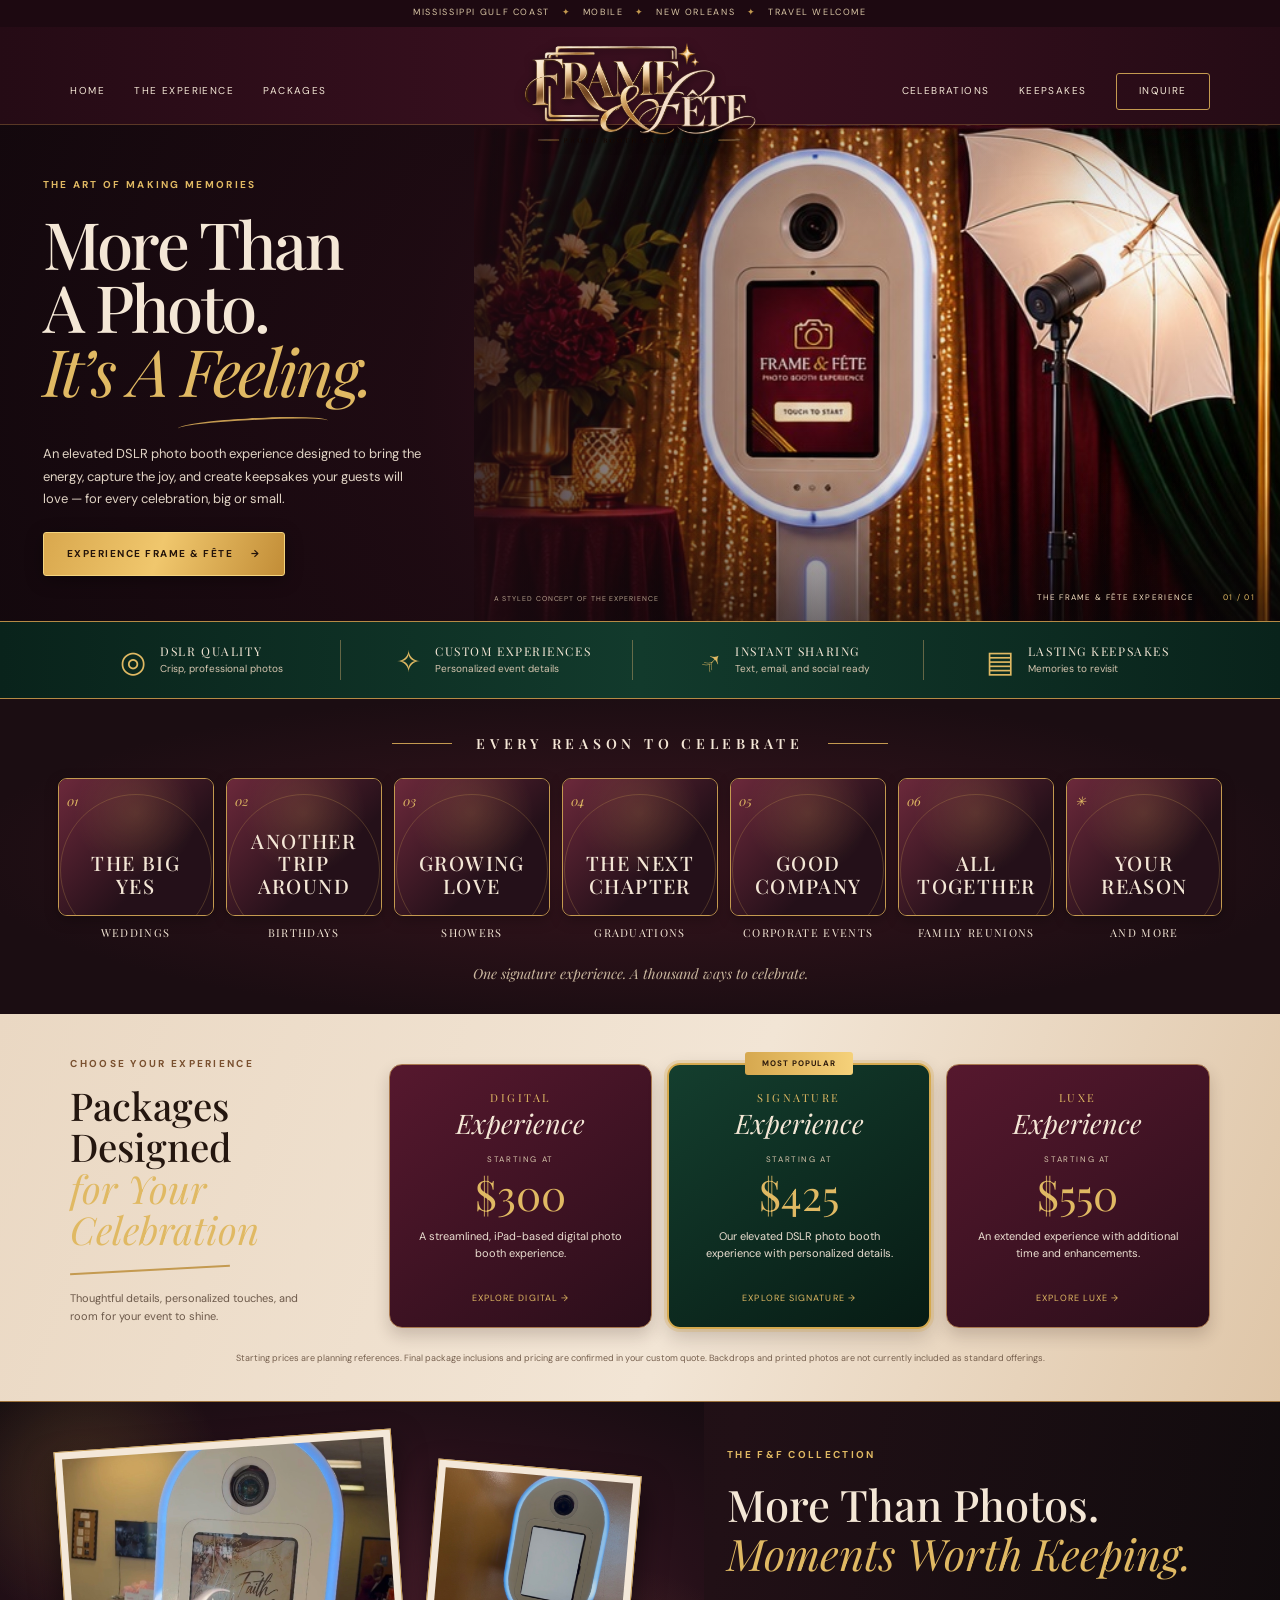
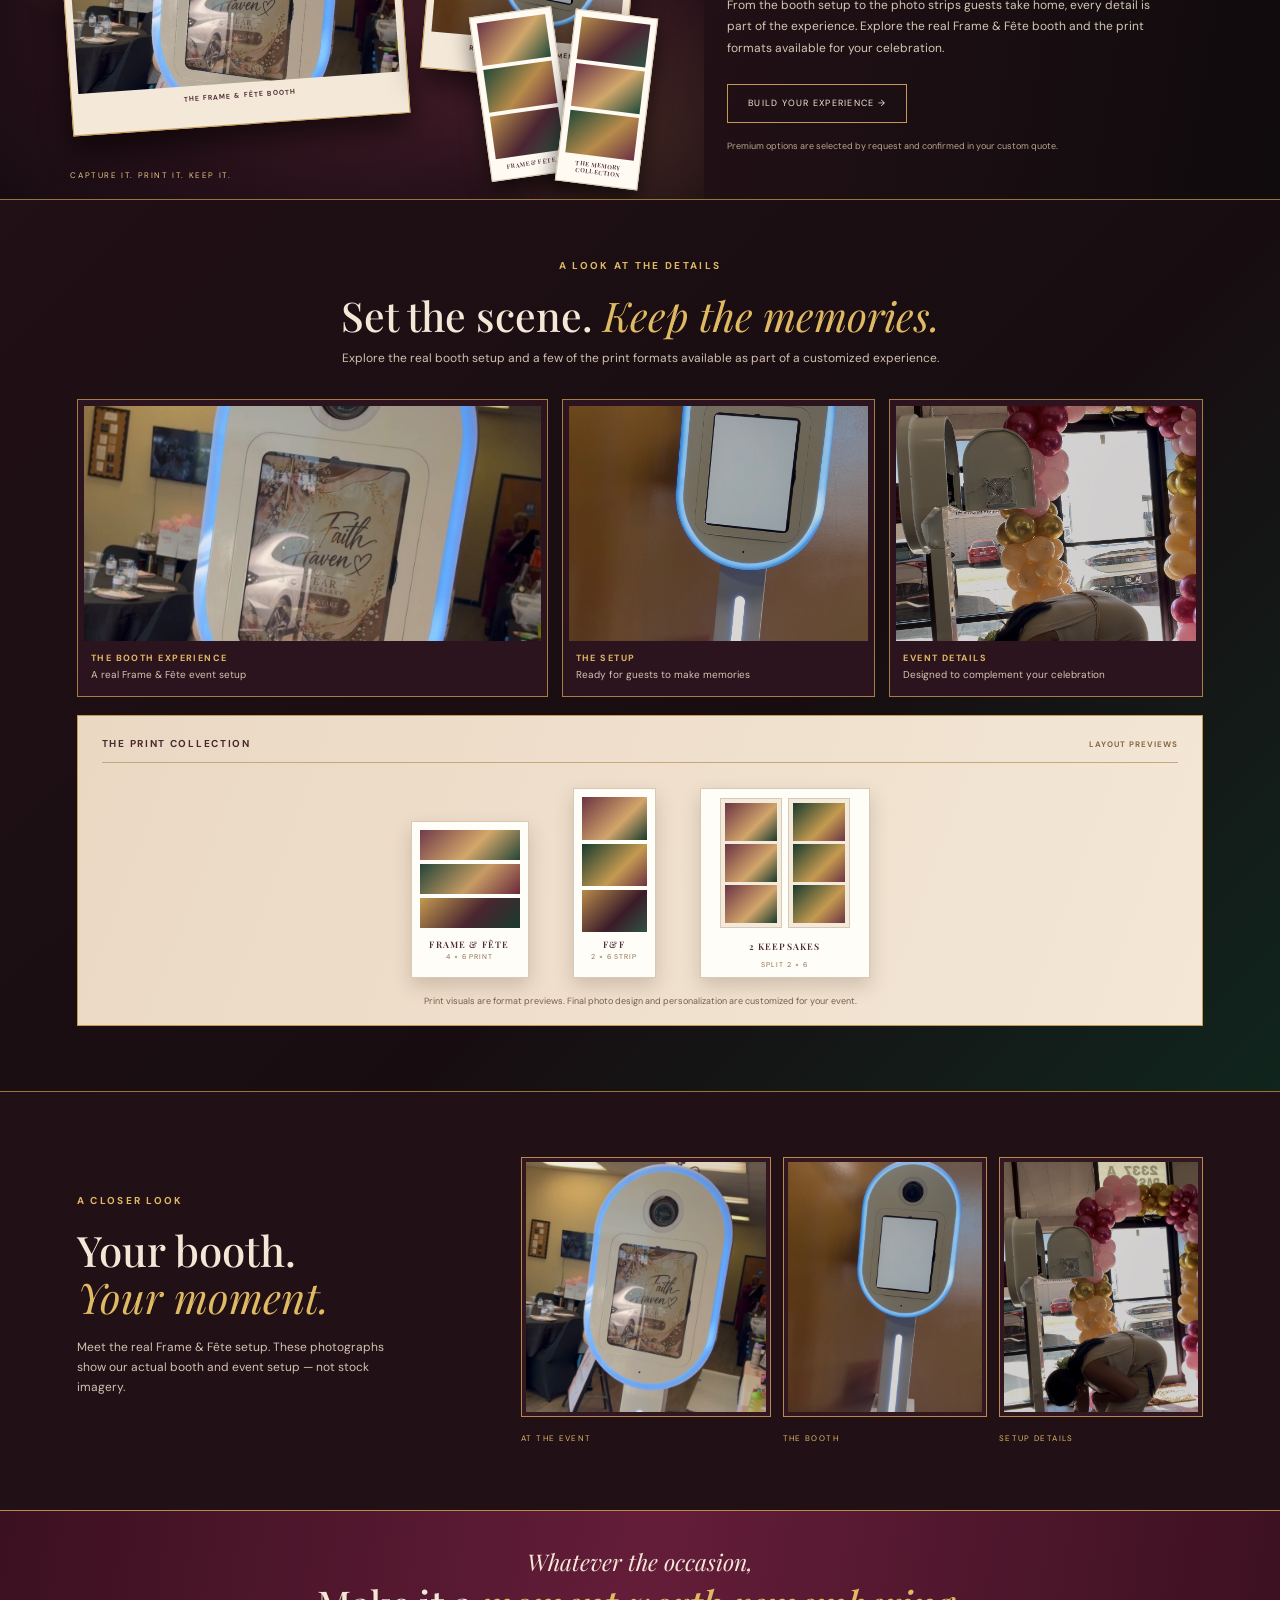
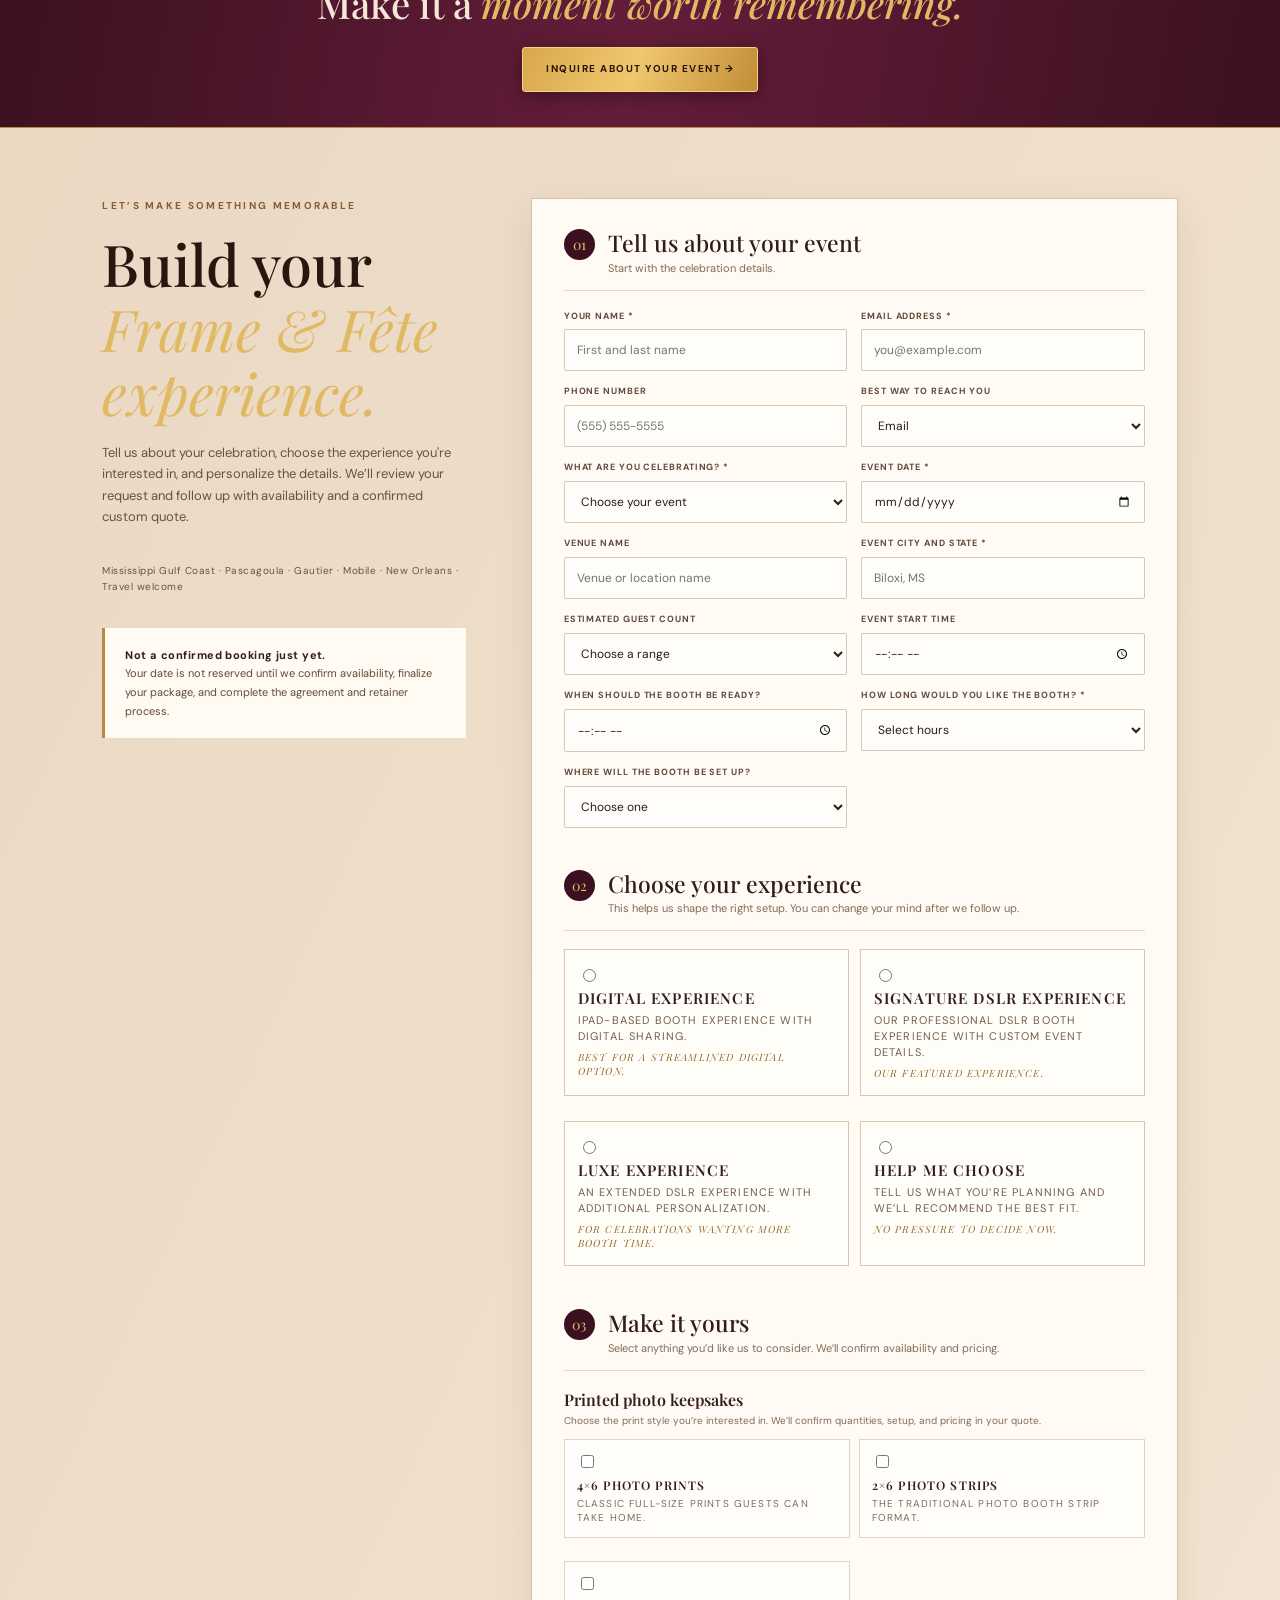
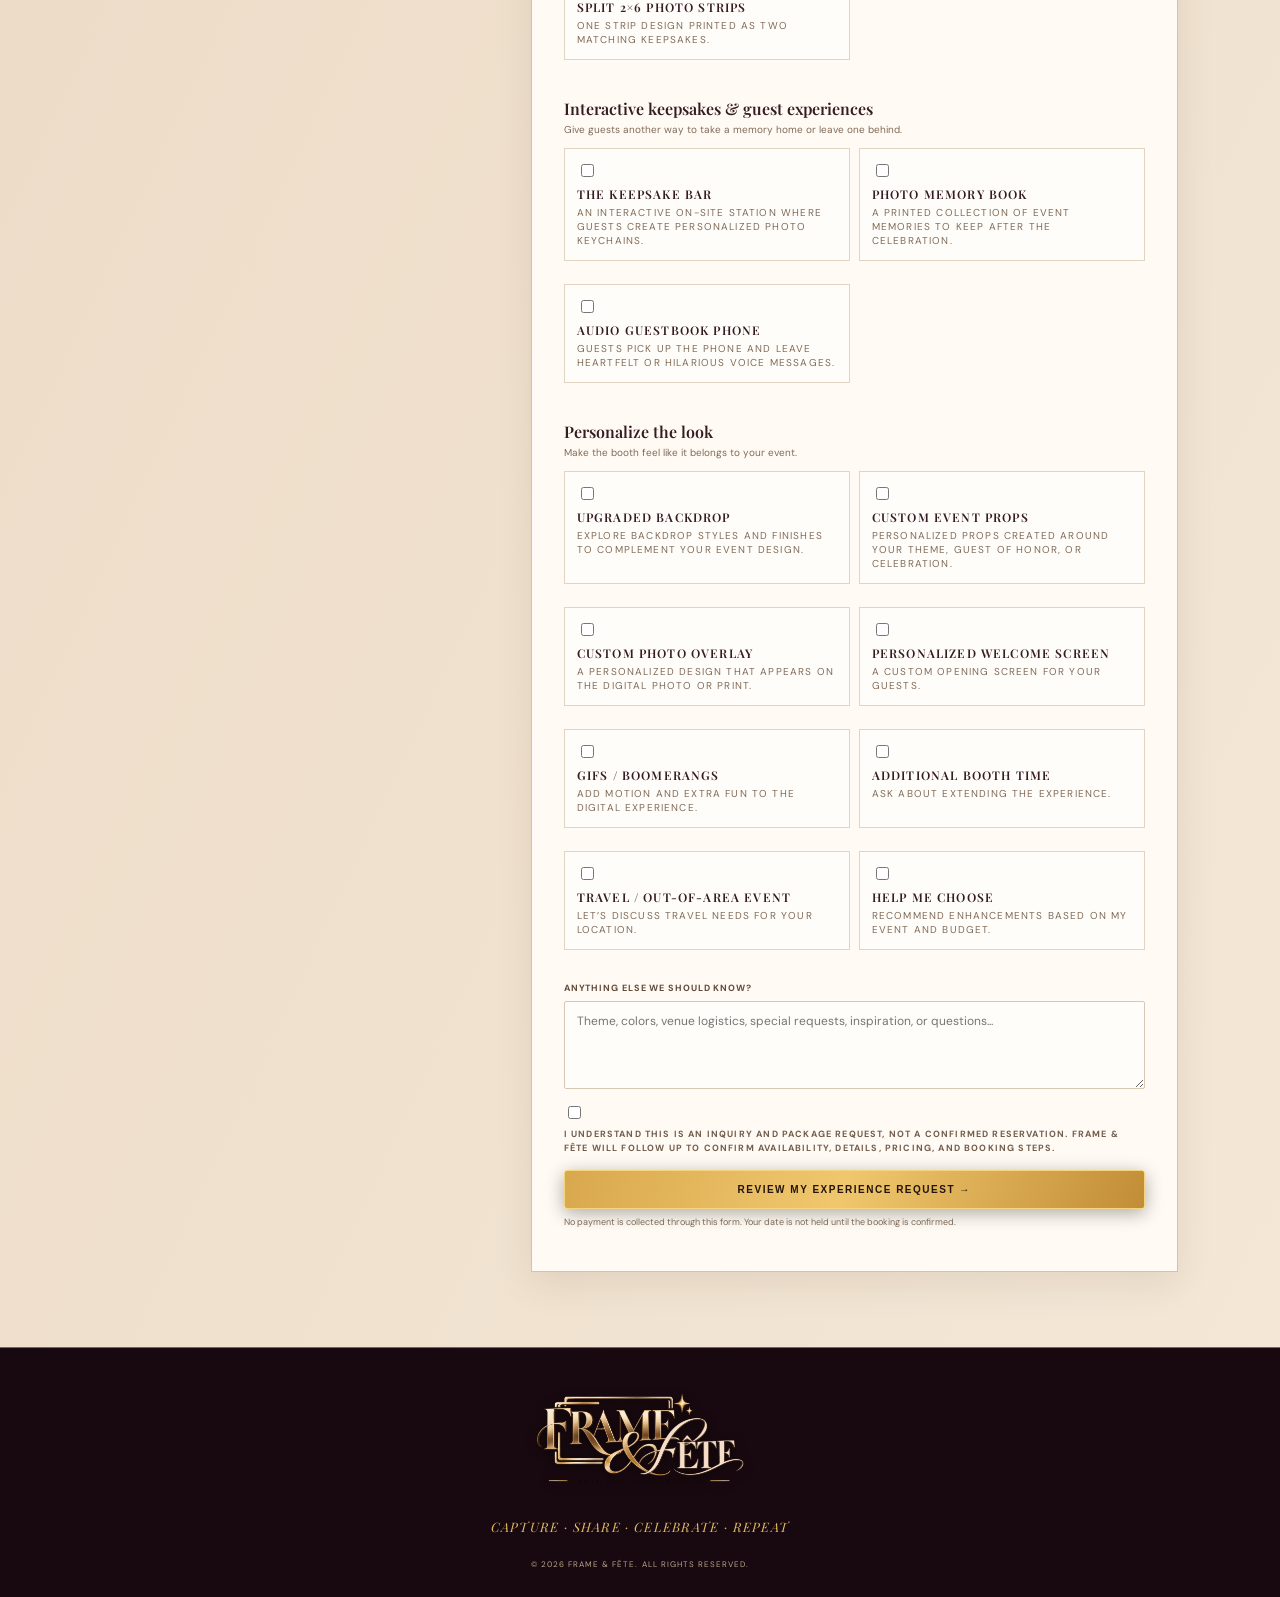
<file: index.html>
<!doctype html>
<html lang="en">
<head>
  <meta charset="utf-8"><meta name="viewport" content="width=device-width, initial-scale=1">
  <meta name="description" content="Frame & Fête creates elevated DSLR photo booth experiences and keepsakes for weddings, birthdays, showers, graduations, corporate events and more.">
  <meta name="theme-color" content="#260d17">
  <title>Frame & Fête | More Than a Photo. It's a Feeling.</title>
  <link rel="preconnect" href="https://fonts.googleapis.com"><link rel="preconnect" href="https://fonts.gstatic.com" crossorigin>
  <link href="https://fonts.googleapis.com/css2?family=DM+Sans:wght@400;500;600;700&family=Playfair+Display:ital,wght@0,400;0,500;0,600;1,400;1,500&display=swap" rel="stylesheet">
  <link rel="stylesheet" href="styles.css">
</head>
<body>
  <div class="announcement">MISSISSIPPI GULF COAST <span>✦</span> MOBILE <span>✦</span> NEW ORLEANS <span>✦</span> TRAVEL WELCOME</div>
  <header class="header">
    <button class="menu-toggle" aria-label="Toggle navigation" aria-expanded="false">☰</button>
    <nav class="nav nav-left"><a href="#home">Home</a><a href="#experience">The Experience</a><a href="#packages">Packages</a></nav>
    <a class="brand brand-logo" href="#home" aria-label="Frame & Fête home"><img src="original-gold-logo.png" alt="Frame & Fête — Photo Booth Experiences" /></a>
    <nav class="nav nav-right"><a href="#celebrations">Celebrations</a><a href="#keepsakes">Keepsakes</a><a class="nav-cta" href="#inquire">Inquire</a></nav>
  </header>
  <main>
    <section class="hero" id="home">
      <div class="hero-copy">
        <p class="eyebrow">THE ART OF MAKING MEMORIES</p>
        <h1>More Than<br>A Photo.<br><em>It’s A Feeling.</em></h1>
        <div class="swoosh"></div>
        <p class="hero-description">An elevated DSLR photo booth experience designed to bring the energy, capture the joy, and create keepsakes your guests will love — for every celebration, big or small.</p>
        <a class="gold-button" href="#experience">EXPERIENCE FRAME & FÊTE <span>→</span></a>
      </div>
      <div class="hero-art" role="img" aria-label="Art-directed Frame & Fête booth setting with burgundy and emerald draping, gold accents, and umbrella flash lighting">
        <div class="hero-art-label">THE FRAME & FÊTE EXPERIENCE <span>01 / 01</span></div>
        <div class="hero-art-note">A STYLED CONCEPT OF THE EXPERIENCE</div>
      </div>
    </section>
    <section class="featurebar" id="experience">
      <div><b class="feature-icon">◎</b><span><strong>DSLR QUALITY</strong><small>Crisp, professional photos</small></span></div>
      <div><b class="feature-icon">✧</b><span><strong>CUSTOM EXPERIENCES</strong><small>Personalized event details</small></span></div>
      <div><b class="feature-icon">↗</b><span><strong>INSTANT SHARING</strong><small>Text, email, and social ready</small></span></div>
      <div><b class="feature-icon">▤</b><span><strong>LASTING KEEPSAKES</strong><small>Memories to revisit</small></span></div>
    </section>
    <section class="celebrations" id="celebrations">
      <div class="section-kicker"><span></span> EVERY REASON TO CELEBRATE <span></span></div>
      <div class="occasion-grid">
        <article class="occasion occasion-wedding"><div class="occasion-art"><b>01</b><span>THE BIG<br>YES</span></div><h3>WEDDINGS</h3></article>
        <article class="occasion occasion-birthday"><div class="occasion-art"><b>02</b><span>ANOTHER<br>TRIP AROUND</span></div><h3>BIRTHDAYS</h3></article>
        <article class="occasion occasion-shower"><div class="occasion-art"><b>03</b><span>GROWING<br>LOVE</span></div><h3>SHOWERS</h3></article>
        <article class="occasion occasion-grad"><div class="occasion-art"><b>04</b><span>THE NEXT<br>CHAPTER</span></div><h3>GRADUATIONS</h3></article>
        <article class="occasion occasion-corporate"><div class="occasion-art"><b>05</b><span>GOOD<br>COMPANY</span></div><h3>CORPORATE EVENTS</h3></article>
        <article class="occasion occasion-reunion"><div class="occasion-art"><b>06</b><span>ALL<br>TOGETHER</span></div><h3>FAMILY REUNIONS</h3></article>
        <article class="occasion occasion-more"><div class="occasion-art"><b>✳</b><span>YOUR<br>REASON</span></div><h3>AND MORE</h3></article>
      </div>
      <p class="center-note">One signature experience. A thousand ways to celebrate.</p>
    </section>
    <section class="packages" id="packages">
      <div class="package-intro"><p class="eyebrow">CHOOSE YOUR EXPERIENCE</p><h2>Packages Designed<br><em>for Your Celebration</em></h2><div class="gold-rule"></div><p>Thoughtful details, personalized touches, and room for your event to shine.</p></div>
      <article class="package-card"><p class="package-type">DIGITAL</p><h3>Experience</h3><small>STARTING AT</small><strong>$300</strong><span>A streamlined, iPad-based digital photo booth experience.</span><a href="#inquire">EXPLORE DIGITAL →</a></article>
      <article class="package-card signature"><label>MOST POPULAR</label><p class="package-type">SIGNATURE</p><h3>Experience</h3><small>STARTING AT</small><strong>$425</strong><span>Our elevated DSLR photo booth experience with personalized details.</span><a href="#inquire">EXPLORE SIGNATURE →</a></article>
      <article class="package-card"><p class="package-type">LUXE</p><h3>Experience</h3><small>STARTING AT</small><strong>$550</strong><span>An extended experience with additional time and enhancements.</span><a href="#inquire">EXPLORE LUXE →</a></article>
      <p class="package-note">Starting prices are planning references. Final package inclusions and pricing are confirmed in your custom quote. Backdrops and printed photos are not currently included as standard offerings.</p>
    </section>
    <section class="keepsake" id="keepsakes">
      <div class="keepsake-artwork booth-memory-art" aria-label="Actual Frame & Fête photo booth setup with sample photo strip layouts">
        <figure class="memory-booth-photo"><img src="booth-event.jpeg" alt="Actual Frame & Fête photo booth set up at an event"><figcaption>THE FRAME & FÊTE BOOTH</figcaption></figure>
        <figure class="memory-booth-detail"><img src="booth-front.jpeg" alt="Close view of the Frame & Fête digital photo booth"><figcaption>READY FOR YOUR MOMENT</figcaption></figure>
        <div class="memory-strip memory-strip-one"><span class="strip-image strip-image-a"></span><span class="strip-image strip-image-b"></span><span class="strip-image strip-image-c"></span><b>FRAME & FÊTE</b></div>
        <div class="memory-strip memory-strip-two"><span class="strip-image strip-image-c"></span><span class="strip-image strip-image-a"></span><span class="strip-image strip-image-b"></span><b>THE MEMORY COLLECTION</b></div>
        <div class="memory-art-label">CAPTURE IT. PRINT IT. KEEP IT.</div>
      </div>
      <div class="keepsake-copy"><p class="eyebrow">THE F&F COLLECTION</p><h2>More Than Photos.<br><em>Moments Worth Keeping.</em></h2><p>From the booth setup to the photo strips guests take home, every detail is part of the experience. Explore the real Frame & Fête booth and the print formats available for your celebration.</p><a class="outline-button" href="#inquire">BUILD YOUR EXPERIENCE →</a><small>Premium options are selected by request and confirmed in your custom quote.</small></div>
    </section>
    <section class="collection-gallery" aria-labelledby="collection-gallery-title">
      <div class="collection-gallery-heading"><p class="eyebrow">A LOOK AT THE DETAILS</p><h2 id="collection-gallery-title">Set the scene. <em>Keep the memories.</em></h2><p>Explore the real booth setup and a few of the print formats available as part of a customized experience.</p></div>
      <div class="collection-gallery-grid">
        <figure class="collection-photo collection-photo-wide"><img src="booth-event.jpeg" alt="Frame & Fête digital photo booth set up at an event"><figcaption><b>THE BOOTH EXPERIENCE</b><span>A real Frame & Fête event setup</span></figcaption></figure>
        <figure class="collection-photo"><img src="booth-front.jpeg" alt="Front view of the Frame & Fête photo booth"><figcaption><b>THE SETUP</b><span>Ready for guests to make memories</span></figcaption></figure>
        <figure class="collection-photo"><img src="booth-setup.jpeg" alt="Frame & Fête booth setup with event decor"><figcaption><b>EVENT DETAILS</b><span>Designed to complement your celebration</span></figcaption></figure>
        <div class="print-showcase" aria-label="Illustrative layouts of 4 by 6 prints, 2 by 6 photo strips, and split 2 by 6 strips">
          <div class="print-showcase-title"><span>THE PRINT COLLECTION</span><small>LAYOUT PREVIEWS</small></div>
          <div class="print-formats">
            <div class="print-format print-4x6"><div class="sample-photo sample-photo-one"></div><div class="sample-photo sample-photo-two"></div><div class="sample-photo sample-photo-three"></div><b>FRAME & FÊTE</b><small>4 × 6 PRINT</small></div>
            <div class="print-format print-2x6"><div class="strip-frame"><i></i><i></i><i></i></div><b>F&F</b><small>2 × 6 STRIP</small></div>
            <div class="print-format print-split"><div class="split-strip"><i></i><i></i><i></i></div><div class="split-strip"><i></i><i></i><i></i></div><b>2 KEEPSAKES</b><small>SPLIT 2 × 6</small></div>
          </div>
          <p>Print visuals are format previews. Final photo design and personalization are customized for your event.</p>
        </div>
      </div>
    </section>
    <section class="real-booth">
      <div class="real-booth-copy"><p class="eyebrow">A CLOSER LOOK</p><h2>Your booth.<br><em>Your moment.</em></h2><p>Meet the real Frame & Fête setup. These photographs show our actual booth and event setup — not stock imagery.</p></div>
      <div class="real-booth-photos"><figure><img src="booth-event.jpeg" alt="Frame & Fête photo booth at an event"><figcaption>AT THE EVENT</figcaption></figure><figure><img src="booth-front.jpeg" alt="Front view of the actual Frame & Fête photo booth"><figcaption>THE BOOTH</figcaption></figure><figure><img src="booth-setup.jpeg" alt="Frame & Fête booth beside event balloon decor"><figcaption>SETUP DETAILS</figcaption></figure></div>
    </section>
    <section class="cta"><p>Whatever the occasion,</p><h2>Make it a <em>moment worth remembering.</em></h2><a class="gold-button" href="#inquire">INQUIRE ABOUT YOUR EVENT →</a></section>
    <section class="inquire inquiry-builder" id="inquire">
  <div class="inquire-copy">
    <p class="eyebrow">LET’S MAKE SOMETHING MEMORABLE</p>
    <h2>Build your<br><em>Frame & Fête experience.</em></h2>
    <p>Tell us about your celebration, choose the experience you're interested in, and personalize the details. We’ll review your request and follow up with availability and a confirmed custom quote.</p>
    <p class="service-area">Mississippi Gulf Coast · Pascagoula · Gautier · Mobile · New Orleans · Travel welcome</p>
    <div class="booking-note"><strong>Not a confirmed booking just yet.</strong><br>Your date is not reserved until we confirm availability, finalize your package, and complete the agreement and retainer process.</div>
  </div>
  <form id="inquiry" class="builder-form">
    <div class="builder-heading"><span>01</span><div><h3>Tell us about your event</h3><p>Start with the celebration details.</p></div></div>
    <div class="form-grid">
      <label>Your name *<input name="name" required autocomplete="name" placeholder="First and last name"></label>
      <label>Email address *<input name="email" type="email" required autocomplete="email" placeholder="you@example.com"></label>
      <label>Phone number<input name="phone" type="tel" autocomplete="tel" placeholder="(555) 555-5555"></label>
      <label>Best way to reach you<select name="contact_preference"><option>Email</option><option>Text</option><option>Phone call</option></select></label>
      <label>What are you celebrating? *<select name="event" required><option value="">Choose your event</option><option>Wedding</option><option>Engagement / Bridal event</option><option>Birthday / Milestone</option><option>Baby shower</option><option>Graduation</option><option>Corporate event / Gala</option><option>Family reunion</option><option>Holiday party</option><option>Other celebration</option></select></label>
      <label>Event date *<input name="date" type="date" required></label>
      <label>Venue name<input name="venue" placeholder="Venue or location name"></label>
      <label>Event city and state *<input name="location" required placeholder="Biloxi, MS"></label>
      <label>Estimated guest count<select name="guests"><option value="">Choose a range</option><option>Under 50</option><option>50–100</option><option>101–150</option><option>151–200</option><option>201–300</option><option>More than 300</option><option>Not sure yet</option></select></label>
      <label>Event start time<input name="event_time" type="time"></label>
      <label>When should the booth be ready? <input name="booth_time" type="time"></label>
      <label>How long would you like the booth? *<select name="duration" required><option value="">Select hours</option><option>2 hours</option><option>3 hours</option><option>4 hours</option><option>5 hours</option><option>6+ hours — let's discuss</option><option>Not sure — help me decide</option></select></label>
      <label>Where will the booth be set up?<select name="setting"><option value="">Choose one</option><option>Indoors</option><option>Outdoors / covered</option><option>Outdoors / open air</option><option>Not sure yet</option></select></label>
    </div>
    <div class="builder-heading builder-heading-spaced"><span>02</span><div><h3>Choose your experience</h3><p>This helps us shape the right setup. You can change your mind after we follow up.</p></div></div>
    <div class="experience-options">
      <label class="experience-choice"><input type="radio" name="package" value="Digital Experience (iPad)" required><span class="choice-content"><b>Digital Experience</b><small>iPad-based booth experience with digital sharing.</small><em>Best for a streamlined digital option.</em></span></label>
      <label class="experience-choice featured-choice"><input type="radio" name="package" value="Signature DSLR Experience"><span class="choice-content"><b>Signature DSLR Experience</b><small>Our professional DSLR booth experience with custom event details.</small><em>Our featured experience.</em></span></label>
      <label class="experience-choice"><input type="radio" name="package" value="Luxe Extended DSLR Experience"><span class="choice-content"><b>Luxe Experience</b><small>An extended DSLR experience with additional personalization.</small><em>For celebrations wanting more booth time.</em></span></label>
      <label class="experience-choice"><input type="radio" name="package" value="Help me choose"><span class="choice-content"><b>Help me choose</b><small>Tell us what you’re planning and we’ll recommend the best fit.</small><em>No pressure to decide now.</em></span></label>
    </div>
    <div class="builder-heading builder-heading-spaced"><span>03</span><div><h3>Make it yours</h3><p>Select anything you’d like us to consider. We’ll confirm availability and pricing.</p></div></div>
    <div class="addon-intro"><b>Printed photo keepsakes</b><small>Choose the print style you’re interested in. We’ll confirm quantities, setup, and pricing in your quote.</small></div>
    <div class="addon-grid">
      <label><input type="checkbox" name="enhancements" value="4x6 photo prints"><span><b>4×6 Photo Prints</b><small>Classic full-size prints guests can take home.</small></span></label>
      <label><input type="checkbox" name="enhancements" value="2x6 photo strips"><span><b>2×6 Photo Strips</b><small>The traditional photo booth strip format.</small></span></label>
      <label><input type="checkbox" name="enhancements" value="Split 2x6 photo strips (two copies)"><span><b>Split 2×6 Photo Strips</b><small>One strip design printed as two matching keepsakes.</small></span></label>
    </div>
    <div class="addon-intro addon-intro-spaced"><b>Interactive keepsakes & guest experiences</b><small>Give guests another way to take a memory home or leave one behind.</small></div>
    <div class="addon-grid">
      <label><input type="checkbox" name="enhancements" value="On-site Keepsake Bar"><span><b>The Keepsake Bar</b><small>An interactive on-site station where guests create personalized photo keychains.</small></span></label>
      <label><input type="checkbox" name="enhancements" value="Photo memory book"><span><b>Photo Memory Book</b><small>A printed collection of event memories to keep after the celebration.</small></span></label>
      <label><input type="checkbox" name="enhancements" value="Audio Guestbook phone"><span><b>Audio Guestbook Phone</b><small>Guests pick up the phone and leave heartfelt or hilarious voice messages.</small></span></label>
    </div>
    <div class="addon-intro addon-intro-spaced"><b>Personalize the look</b><small>Make the booth feel like it belongs to your event.</small></div>
    <div class="addon-grid">
      <label><input type="checkbox" name="enhancements" value="Upgraded custom backdrop"><span><b>Upgraded Backdrop</b><small>Explore backdrop styles and finishes to complement your event design.</small></span></label>
      <label><input type="checkbox" name="enhancements" value="Custom event props"><span><b>Custom Event Props</b><small>Personalized props created around your theme, guest of honor, or celebration.</small></span></label>
      <label><input type="checkbox" name="enhancements" value="Custom event photo overlay"><span><b>Custom Photo Overlay</b><small>A personalized design that appears on the digital photo or print.</small></span></label>
      <label><input type="checkbox" name="enhancements" value="Personalized welcome screen"><span><b>Personalized Welcome Screen</b><small>A custom opening screen for your guests.</small></span></label>
      <label><input type="checkbox" name="enhancements" value="GIFs / boomerangs"><span><b>GIFs / Boomerangs</b><small>Add motion and extra fun to the digital experience.</small></span></label>
      <label><input type="checkbox" name="enhancements" value="Additional booth time"><span><b>Additional Booth Time</b><small>Ask about extending the experience.</small></span></label>
      <label><input type="checkbox" name="enhancements" value="Travel / out-of-area event"><span><b>Travel / Out-of-Area Event</b><small>Let’s discuss travel needs for your location.</small></span></label>
      <label><input type="checkbox" name="enhancements" value="Help me choose premium options"><span><b>Help Me Choose</b><small>Recommend enhancements based on my event and budget.</small></span></label>
    </div>
    <label class="full-label">Anything else we should know?<textarea name="details" rows="4" placeholder="Theme, colors, venue logistics, special requests, inspiration, or questions..."></textarea></label>
    <label class="consent-check"><input type="checkbox" name="understands_confirmation" required><span>I understand this is an inquiry and package request, not a confirmed reservation. Frame & Fête will follow up to confirm availability, details, pricing, and booking steps.</span></label>
    <button class="gold-button" type="submit">REVIEW MY EXPERIENCE REQUEST →</button>
    <div id="inquiry-review" class="inquiry-review" hidden aria-live="polite"></div>
    <small class="form-help">No payment is collected through this form. Your date is not held until the booking is confirmed.</small>
    <p id="form-status" aria-live="polite"></p>
  </form>
</section>
  </main>
  <footer><a class="brand footer-brand brand-logo" href="#home" aria-label="Frame & Fête home"><img src="original-gold-logo.png" alt="Frame & Fête — Photo Booth Experiences" /></a><p>CAPTURE · SHARE · CELEBRATE · REPEAT</p><small>© <span id="year"></span> FRAME & FÊTE. ALL RIGHTS RESERVED.</small></footer>
  <script src="script.js"></script>
</body></html>
</file>
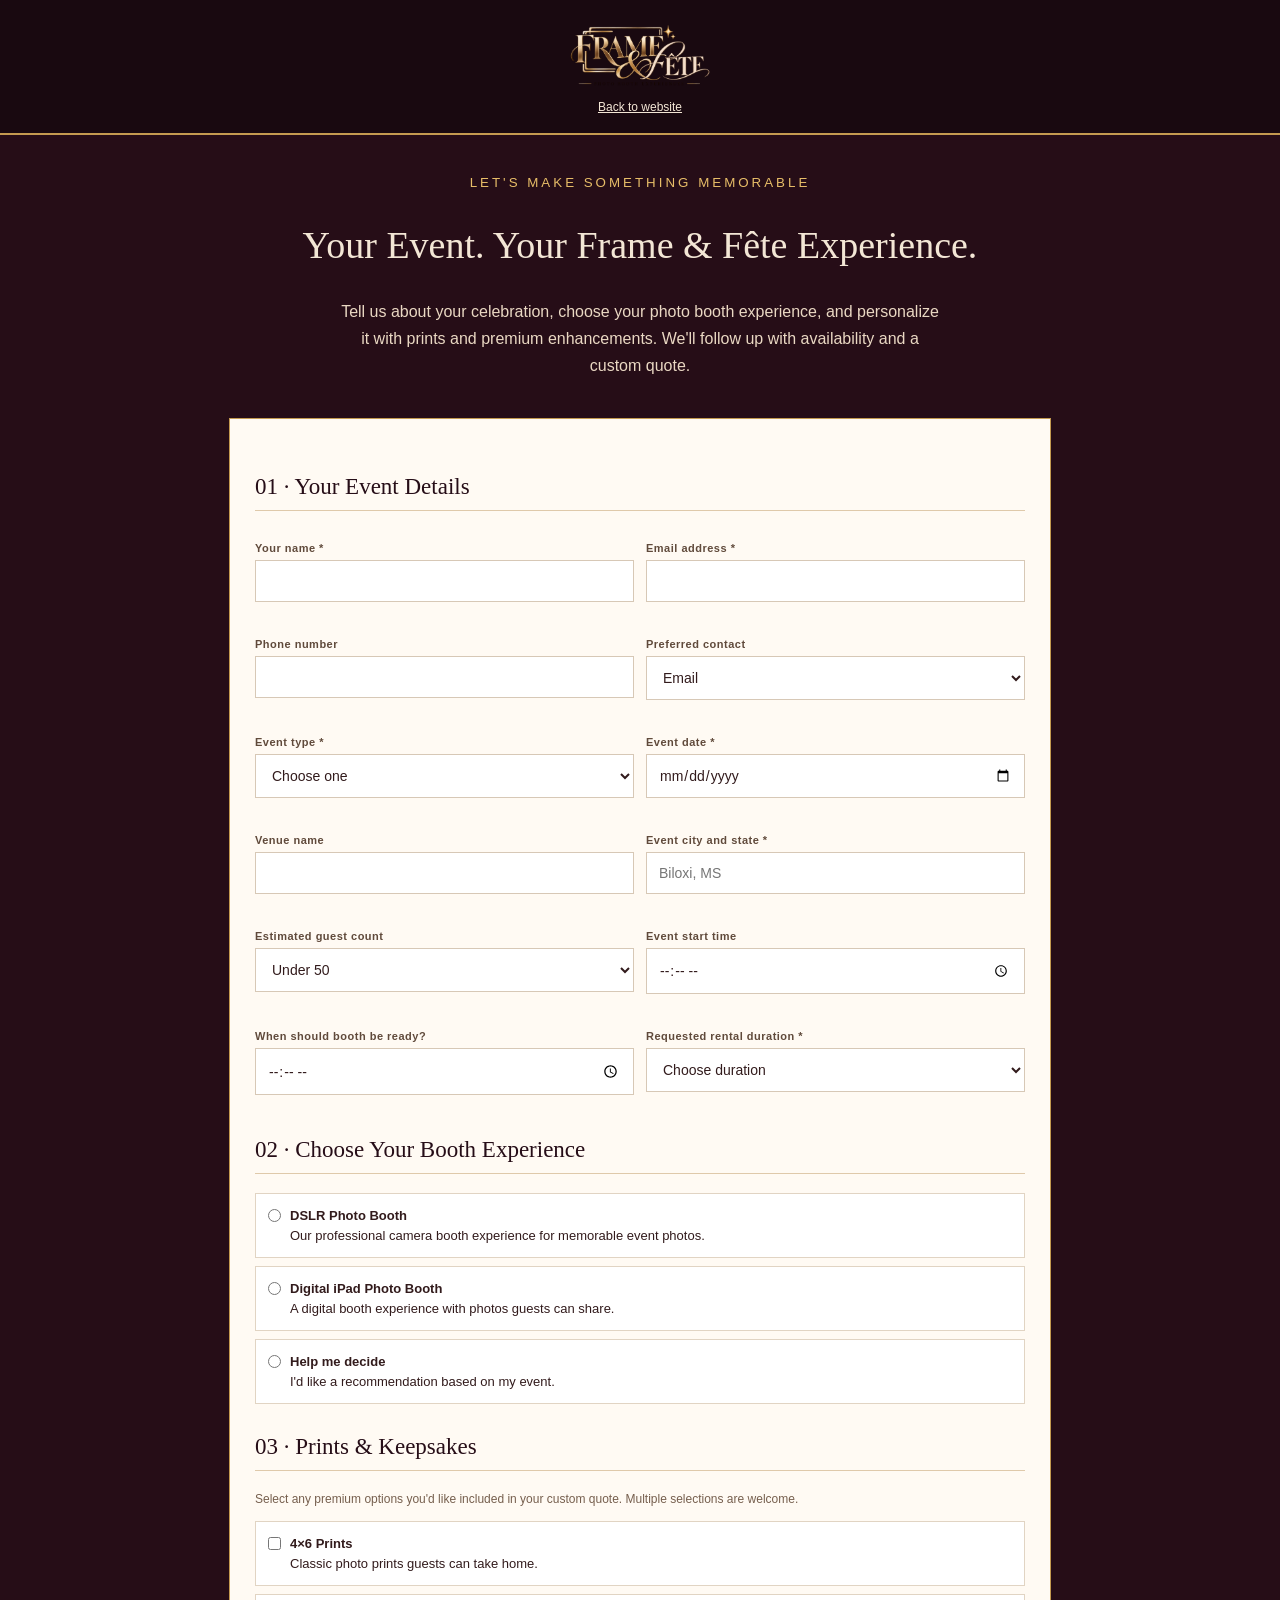
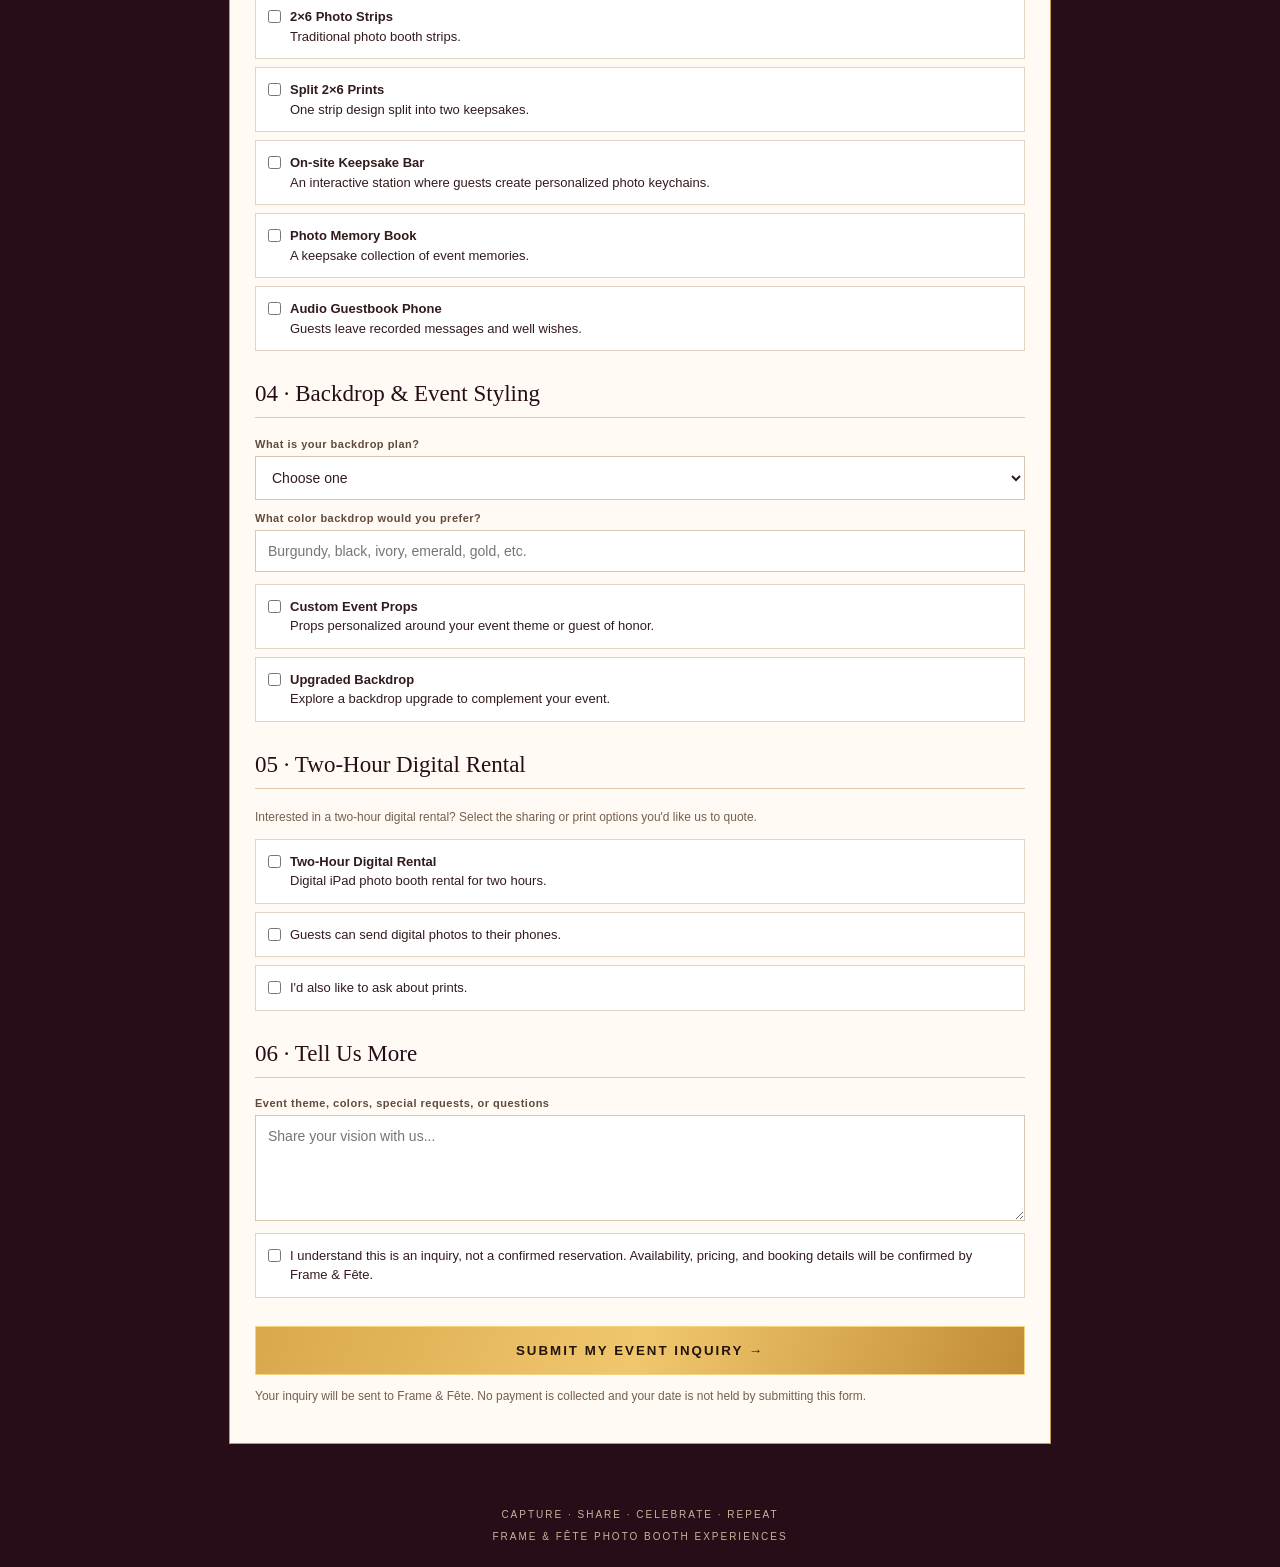
<file: inquiry.html>
<!DOCTYPE html>
<html lang="en">
<head>
<meta charset="UTF-8">
<meta name="viewport" content="width=device-width, initial-scale=1">
<title>Event Inquiry | Frame & Fête</title>
<style>
:root{--wine:#260d17;--gold:#c49a50;--ivory:#f3e6d5;--paper:#fffaf3}
*{box-sizing:border-box}
body{margin:0;background:var(--wine);font-family:Arial,sans-serif;color:#321b1c}
header{text-align:center;background:#190910;padding:18px;border-bottom:2px solid var(--gold)}
.logo{width:230px;height:75px;object-fit:contain}
header a{color:var(--ivory);font-size:12px}
.hero{text-align:center;color:var(--ivory);padding:38px 18px}
.hero small{color:#e7bd68;letter-spacing:3px}
h1{font-family:Georgia,serif;font-size:38px;font-weight:normal}
.hero p{line-height:1.7;max-width:600px;margin:auto;color:#ead8c3}
main{max-width:850px;margin:auto;padding:0 14px 40px}
form{background:var(--paper);padding:25px;border:1px solid var(--gold)}
h2{font:normal 23px Georgia;color:var(--wine);border-bottom:1px solid #dfc9aa;padding-bottom:10px;margin-top:30px}
h2:first-child{margin-top:0}
p.note{font-size:12px;color:#765f4e;line-height:1.6}
.grid{display:grid;grid-template-columns:1fr 1fr;gap:12px}
label.field{display:block;font-size:11px;font-weight:bold;letter-spacing:.5px;color:#604a3b;margin:12px 0}
input,select,textarea{display:block;width:100%;margin-top:6px;padding:12px;border:1px solid #d7c8b6;background:white;font:14px Arial;color:#321b1c}
.choice{display:flex;gap:9px;align-items:flex-start;background:white;border:1px solid #e1d4c3;padding:12px;margin:8px 0;font-size:13px;line-height:1.5}
.choice input{width:auto;margin:3px 0 0;accent-color:#542034}
button{width:100%;padding:16px;background:linear-gradient(110deg,#d9a84e,#f0c76d,#c28d37);border:1px solid #f4d47e;color:#24140b;font-weight:bold;letter-spacing:2px;margin-top:20px}
footer{text-align:center;color:#c9b49b;padding:25px;font-size:10px;letter-spacing:2px}
@media(max-width:600px){.grid{grid-template-columns:1fr}form{padding:18px}h1{font-size:32px}}
</style>
</head>
<body>
<header>
<a href="./"><img class="logo" src="original-gold-logo.png" alt="Frame & Fête"></a>
<br><a href="./">Back to website</a>
</header>
<section class="hero">
<small>LET'S MAKE SOMETHING MEMORABLE</small>
<h1>Your Event. Your Frame & Fête Experience.</h1>
<p>Tell us about your celebration, choose your photo booth experience, and personalize it with prints and premium enhancements. We'll follow up with availability and a custom quote.</p>
</section>
<main>
<form action="https://formspree.io/f/maeojppl" method="POST">
<input type="hidden" name="_subject" value="New Frame & Fête Event Inquiry">

<h2>01 · Your Event Details</h2>
<div class="grid">
<label class="field">Your name *<input name="name" required></label>
<label class="field">Email address *<input type="email" name="email" required></label>
<label class="field">Phone number<input type="tel" name="phone"></label>
<label class="field">Preferred contact
<select name="contact_preference"><option>Email</option><option>Text</option><option>Phone</option></select></label>
<label class="field">Event type *
<select name="event" required><option value="">Choose one</option><option>Wedding</option><option>Birthday / Milestone</option><option>Engagement / Bridal Event</option><option>Baby Shower</option><option>Graduation</option><option>Corporate Event / Gala</option><option>Family Reunion</option><option>Holiday Party</option><option>Other</option></select></label>
<label class="field">Event date *<input type="date" name="date" required></label>
<label class="field">Venue name<input name="venue"></label>
<label class="field">Event city and state *<input name="location" placeholder="Biloxi, MS" required></label>
<label class="field">Estimated guest count
<select name="guest_count"><option>Under 50</option><option>50–100</option><option>101–150</option><option>151–200</option><option>201–300</option><option>More than 300</option><option>Not sure</option></select></label>
<label class="field">Event start time<input type="time" name="event_time"></label>
<label class="field">When should booth be ready?<input type="time" name="booth_ready_time"></label>
<label class="field">Requested rental duration *
<select name="duration" required><option value="">Choose duration</option><option>2 hours</option><option>3 hours</option><option>4 hours</option><option>5 hours</option><option>6+ hours</option><option>Not sure</option></select></label>
</div>

<h2>02 · Choose Your Booth Experience</h2>
<label class="choice"><input type="radio" name="experience" value="DSLR Photo Booth" required><span><b>DSLR Photo Booth</b><br>Our professional camera booth experience for memorable event photos.</span></label>
<label class="choice"><input type="radio" name="experience" value="Digital iPad Photo Booth"><span><b>Digital iPad Photo Booth</b><br>A digital booth experience with photos guests can share.</span></label>
<label class="choice"><input type="radio" name="experience" value="Help me decide"><span><b>Help me decide</b><br>I'd like a recommendation based on my event.</span></label>

<h2>03 · Prints & Keepsakes</h2>
<p class="note">Select any premium options you'd like included in your custom quote. Multiple selections are welcome.</p>
<label class="choice"><input type="checkbox" name="premium_options" value="4x6 Prints"><span><b>4×6 Prints</b><br>Classic photo prints guests can take home.</span></label>
<label class="choice"><input type="checkbox" name="premium_options" value="2x6 Photo Strips"><span><b>2×6 Photo Strips</b><br>Traditional photo booth strips.</span></label>
<label class="choice"><input type="checkbox" name="premium_options" value="Split 2x6 Prints"><span><b>Split 2×6 Prints</b><br>One strip design split into two keepsakes.</span></label>
<label class="choice"><input type="checkbox" name="premium_options" value="On-site Keepsake Bar"><span><b>On-site Keepsake Bar</b><br>An interactive station where guests create personalized photo keychains.</span></label>
<label class="choice"><input type="checkbox" name="premium_options" value="Photo Memory Book"><span><b>Photo Memory Book</b><br>A keepsake collection of event memories.</span></label>
<label class="choice"><input type="checkbox" name="premium_options" value="Audio Guestbook Phone"><span><b>Audio Guestbook Phone</b><br>Guests leave recorded messages and well wishes.</span></label>

<h2>04 · Backdrop & Event Styling</h2>
<label class="field">What is your backdrop plan?
<select name="backdrop_plan"><option value="">Choose one</option><option>The venue already has a backdrop set up</option><option>I'd like Frame & Fête to provide a backdrop</option><option>I'd like an upgraded backdrop</option><option>Not sure — please advise</option></select></label>
<label class="field">What color backdrop would you prefer?
<input name="backdrop_color" placeholder="Burgundy, black, ivory, emerald, gold, etc."></label>
<label class="choice"><input type="checkbox" name="styling_options" value="Custom event props"><span><b>Custom Event Props</b><br>Props personalized around your event theme or guest of honor.</span></label>
<label class="choice"><input type="checkbox" name="styling_options" value="Upgraded backdrop"><span><b>Upgraded Backdrop</b><br>Explore a backdrop upgrade to complement your event.</span></label>

<h2>05 · Two-Hour Digital Rental</h2>
<p class="note">Interested in a two-hour digital rental? Select the sharing or print options you'd like us to quote.</p>
<label class="choice"><input type="checkbox" name="digital_rental" value="Two-hour digital rental"><span><b>Two-Hour Digital Rental</b><br>Digital iPad photo booth rental for two hours.</span></label>
<label class="choice"><input type="checkbox" name="digital_options" value="Digital photo sharing"><span>Guests can send digital photos to their phones.</span></label>
<label class="choice"><input type="checkbox" name="digital_options" value="Prints requested with digital rental"><span>I'd also like to ask about prints.</span></label>

<h2>06 · Tell Us More</h2>
<label class="field">Event theme, colors, special requests, or questions
<textarea name="additional_details" rows="5" placeholder="Share your vision with us..."></textarea></label>
<label class="choice"><input type="checkbox" name="inquiry_acknowledgment" value="I understand this is an inquiry, not a confirmed booking." required><span>I understand this is an inquiry, not a confirmed reservation. Availability, pricing, and booking details will be confirmed by Frame & Fête.</span></label>
<button type="submit">SUBMIT MY EVENT INQUIRY →</button>
<p class="note">Your inquiry will be sent to Frame & Fête. No payment is collected and your date is not held by submitting this form.</p>
</form>
</main>
<footer>CAPTURE · SHARE · CELEBRATE · REPEAT<br><br>FRAME & FÊTE PHOTO BOOTH EXPERIENCES</footer>
</body>
</html>
</file>
<file: styles.css>
:root{--wine:#3b1020;--wine2:#260d17;--plum:#50172f;--green:#102b23;--espresso:#170e12;--gold:#c49a50;--gold2:#e0b963;--ivory:#f4e7d6;--cream:#ead8c3;--muted:#c8b7a4;--serif:'Playfair Display',Georgia,serif;--sans:'DM Sans',Arial,sans-serif}
*{box-sizing:border-box}html{scroll-behavior:smooth}body{margin:0;background:var(--espresso);color:var(--ivory);font-family:var(--sans);font-size:14px;line-height:1.65}a{color:inherit;text-decoration:none}.announcement{height:27px;background:#1d0911;color:#d9c6a5;text-align:center;font-size:9px;letter-spacing:.18em;padding:5px 12px}.announcement span{color:var(--gold);padding:0 8px}.header{height:78px;background:linear-gradient(90deg,#250b15,#3b1020 50%,#250b15);display:grid;grid-template-columns:1fr auto 1fr;align-items:center;padding:0 5.5%;border-bottom:1px solid #a67c3c66;position:sticky;top:0;z-index:50}.nav{display:flex;align-items:center;gap:clamp(14px,2.3vw,36px);font-size:10px;text-transform:uppercase;letter-spacing:.14em}.nav-right{justify-content:flex-end}.nav a{transition:color .2s}.nav a:hover{color:var(--gold2)}.brand{display:flex;flex-direction:column;text-align:center;line-height:1}.brand>span{font:400 31px var(--serif);letter-spacing:.04em;white-space:nowrap}.brand i{color:var(--gold2);font-style:italic}.brand small{font-size:8px;letter-spacing:.19em;color:var(--gold2);margin-top:6px}.nav-cta{border:1px solid var(--gold);padding:9px 22px;border-radius:3px}.menu-toggle{display:none;background:none;border:0;color:var(--ivory);font-size:23px}
.hero{min-height:475px;display:grid;grid-template-columns:37% 63%;background:radial-gradient(ellipse at 20% 55%,#481629 0%,#1c0d13 70%);position:relative;overflow:hidden}.hero:before{content:"";position:absolute;inset:0;background:linear-gradient(90deg,rgba(19,8,13,.96) 0%,rgba(28,10,17,.92) 33%,rgba(28,10,17,.1) 62%,transparent 100%);z-index:1;pointer-events:none}.hero-copy{padding:52px 0 45px 9%;position:relative;z-index:2;align-self:center;max-width:570px}.eyebrow{font-size:10px;letter-spacing:.23em;color:var(--gold2);font-weight:700;margin:0 0 17px}.hero h1{font:500 clamp(48px,5.1vw,72px)/.98 var(--serif);letter-spacing:-.04em;margin:0}.hero h1 em,.package-intro h2 em,.keepsake-copy h2 em,.real-booth h2 em,.inquire h2 em{color:var(--gold2);font-weight:400}.swoosh{width:150px;height:13px;border-top:2px solid var(--gold);border-radius:50%;transform:rotate(-3deg);margin:16px 0 12px 135px}.hero-description{max-width:385px;color:#e1d4c5;font-size:13px;line-height:1.7;margin:0 0 22px}.gold-button{display:inline-flex;align-items:center;justify-content:center;gap:18px;background:linear-gradient(110deg,#d9a84e,#f0c76d 48%,#c28d37);color:#24140b;padding:13px 23px;border:1px solid #f4d47e;border-radius:3px;font-size:10px;font-weight:700;letter-spacing:.15em;box-shadow:0 4px 18px #0005;cursor:pointer;transition:filter .2s,transform .2s}.gold-button:hover{filter:brightness(1.08);transform:translateY(-1px)}.hero-art{position:relative;min-height:475px;background-image:linear-gradient(90deg,rgba(24,9,15,.12),rgba(24,9,15,0) 30%),url('hero-styled-concept.jpg');background-size:cover;background-position:center 47%;}.hero-art:after{content:"";position:absolute;inset:0;background:linear-gradient(0deg,rgba(14,7,10,.55),transparent 30%,transparent 80%,rgba(14,7,10,.16))}.hero-art-label{position:absolute;bottom:17px;right:25px;z-index:2;font-size:8px;letter-spacing:.16em;color:#f3dfc0}.hero-art-label span{padding-left:25px;color:var(--gold2)}.hero-art-note{position:absolute;bottom:17px;left:20px;z-index:2;font-size:7px;letter-spacing:.13em;color:#e5d2b5;opacity:.75}
.featurebar{display:grid;grid-template-columns:repeat(4,1fr);background:linear-gradient(90deg,#09231b,#123a2c,#09231b);border-top:1px solid #b58a45;border-bottom:1px solid #b58a45;padding:18px 5%;gap:15px}.featurebar>div{display:flex;align-items:center;justify-content:center;gap:14px;border-right:1px solid #c7a56b77}.featurebar>div:last-child{border:0}.feature-icon{font:30px var(--serif);color:var(--gold2)}.featurebar span{display:flex;flex-direction:column}.featurebar strong{font:12px var(--serif);letter-spacing:.13em}.featurebar small{font-size:10px;color:#d7c6b0;margin-top:2px}
.celebrations{padding:35px 4.5% 31px;background:radial-gradient(ellipse at center,#38151e,#1b0d12 75%)}.section-kicker{display:flex;align-items:center;justify-content:center;gap:24px;font:600 14px var(--serif);letter-spacing:.34em;text-align:center;margin:0 0 25px}.section-kicker span{height:1px;width:60px;background:var(--gold)}.occasion-grid{display:grid;grid-template-columns:repeat(7,1fr);gap:12px}.occasion{min-width:0;text-align:center}.occasion-art{height:138px;border:1px solid var(--gold);border-radius:9px;display:flex;flex-direction:column;justify-content:space-between;align-items:center;padding:13px 8px 18px;overflow:hidden;position:relative;box-shadow:inset 0 0 35px #0008,0 4px 14px #0004}.occasion-art:before{content:"";position:absolute;inset:0;background:radial-gradient(circle at 50% 25%,#c49a5033,transparent 48%),linear-gradient(135deg,#6c293b,#241019 65%);z-index:0}.occasion-art:after{content:"";position:absolute;width:150px;height:150px;border:1px solid #c49a5044;border-radius:50%;top:15px}.occasion-art b,.occasion-art span{position:relative;z-index:1}.occasion-art b{font:italic 13px var(--serif);color:var(--gold2);align-self:flex-start}.occasion-art span{font:500 20px/1.12 var(--serif);letter-spacing:.07em;color:#f4e7d6}.occasion-birthday:before{background:radial-gradient(circle at 50% 30%,#d6a34c55,transparent 55%),linear-gradient(135deg,#6c3b20,#2a1018)}.occasion-shower:before{background:radial-gradient(circle at 50% 30%,#a96d7555,transparent 55%),linear-gradient(135deg,#713c4d,#2b101b)}.occasion-grad:before{background:radial-gradient(circle at 50% 30%,#c5a15c55,transparent 55%),linear-gradient(135deg,#244638,#101b18)}.occasion-corporate:before{background:radial-gradient(circle at 50% 30%,#9a855d55,transparent 55%),linear-gradient(135deg,#45403a,#171412)}.occasion-reunion:before{background:radial-gradient(circle at 50% 30%,#6f8a5c55,transparent 55%),linear-gradient(135deg,#34533a,#101b15)}.occasion-more:before{background:radial-gradient(circle at 50% 30%,#a46b8755,transparent 55%),linear-gradient(135deg,#52203d,#1d101a)}.occasion h3{font:11px var(--serif);letter-spacing:.12em;margin:9px 0 0}.center-note{text-align:center;color:#cbb89f;font:italic 14px var(--serif);margin:24px 0 0}
.packages{display:grid;grid-template-columns:1.15fr repeat(3,1fr);gap:15px;align-items:center;background:linear-gradient(110deg,#ead8c3,#f2e5d5 55%,#dfc6a8);color:#24160f;padding:42px 5.5% 35px}.package-intro .eyebrow{color:#79502f;margin-bottom:12px}.package-intro h2{font:500 clamp(30px,3vw,43px)/1.08 var(--serif);margin:0}.gold-rule{height:2px;width:160px;background:var(--gold);margin:18px 0;transform:rotate(-3deg)}.package-intro>p:last-child{font-size:11px;color:#6c594a;max-width:250px}.package-card{position:relative;min-height:250px;border-radius:13px;background:linear-gradient(145deg,#56182e,#2b0e1a);color:var(--ivory);padding:25px 22px 21px;text-align:center;display:flex;flex-direction:column;align-items:center;box-shadow:0 8px 16px #28130f30;border:1px solid #a9784d}.package-card.signature{background:linear-gradient(145deg,#143e2e,#071b14);border:2px solid #d5a94e;box-shadow:0 0 0 3px #d5a94e44,0 8px 20px #24150d33}.package-card label{position:absolute;top:-13px;background:linear-gradient(90deg,#d6a84f,#f5d17a);color:#2b190c;padding:5px 17px;border-radius:3px;font-size:8px;font-weight:700;letter-spacing:.13em}.package-type{font:11px var(--serif);letter-spacing:.23em;color:var(--gold2);margin:0}.package-card h3{font:italic 27px var(--serif);margin:0 0 12px}.package-card small{font-size:8px;letter-spacing:.2em;color:#d7c5ac}.package-card strong{font:42px var(--serif);color:var(--gold2);line-height:1.2;margin:3px 0 9px}.package-card>span{font-size:11px;line-height:1.5;min-height:50px;color:#eaded0}.package-card>a{font-size:9px;letter-spacing:.12em;color:var(--gold2);margin-top:auto;padding-top:13px}.package-note{grid-column:1/-1;text-align:center;font-size:9px;color:#755f4d;margin:0}
.keepsake{display:grid;grid-template-columns:1.1fr .9fr;min-height:330px;background:linear-gradient(100deg,#160d10,#211016 55%,#100b0d);border-top:1px solid #9c713a;border-bottom:1px solid #9c713a}.keepsake-artwork{min-height:330px;position:relative;overflow:hidden;background:radial-gradient(ellipse at 50% 90%,#8a4b31 0%,#3a1a1d 38%,#160d10 75%)}.keepsake-artwork:before{content:"";position:absolute;inset:0;background:radial-gradient(circle at 12% 30%,#d49b4b55,transparent 13%),radial-gradient(circle at 83% 18%,#b78b4b33,transparent 18%)}.book-mock{position:absolute;left:12%;bottom:32px;width:205px;height:260px;background:linear-gradient(135deg,#163c2d,#081d17);border:1px solid #9d7a42;box-shadow:14px 16px 24px #0008;transform:rotate(-9deg);display:flex;align-items:center;justify-content:center;flex-direction:column;color:var(--gold2)}.book-mock span{font:30px var(--serif);letter-spacing:.12em}.book-mock small{font-size:8px;letter-spacing:.18em;text-align:center;margin-top:15px}.print-stack{position:absolute;left:37%;bottom:45px;width:290px;height:205px;transform:rotate(4deg)}.print-stack i{position:absolute;width:180px;height:220px;background:linear-gradient(145deg,#f1e4d3,#bda58d);border:7px solid #f7eee4;box-shadow:0 8px 22px #0008}.print-stack i:nth-child(1){left:0;top:8px;transform:rotate(-11deg)}.print-stack i:nth-child(2){left:55px;top:-4px;transform:rotate(5deg);background:linear-gradient(140deg,#d6c4a9,#765040)}.print-stack i:nth-child(3){left:105px;top:17px;transform:rotate(13deg);background:linear-gradient(140deg,#d7bda2,#49302a)}.keepsake-caption{position:absolute;bottom:18px;left:54%;font-size:8px;letter-spacing:.2em;color:#f1d7a8}.keepsake-copy{align-self:center;padding:45px 10% 45px 4%}.keepsake-copy h2,.real-booth h2,.inquire h2{font:500 clamp(33px,3.4vw,48px)/1.12 var(--serif);margin:0 0 17px}.keepsake-copy>p:not(.eyebrow){font-size:12px;color:#d6c6b4;line-height:1.8;max-width:440px}.outline-button{display:inline-block;border:1px solid var(--gold);padding:11px 20px;font-size:9px;letter-spacing:.14em;margin:13px 0 16px}.keepsake-copy>small{display:block;font-size:9px;color:#b9a58d}
.real-booth{padding:65px 6%;background:#211016;display:grid;grid-template-columns:.75fr 1.25fr;gap:35px;align-items:center}.real-booth-copy h2{font-size:42px}.real-booth-copy>p:not(.eyebrow){font-size:12px;color:#d3c2b0;max-width:330px}.real-booth-photos{display:grid;grid-template-columns:1.1fr .9fr .9fr;gap:12px;align-items:stretch}.real-booth-photos figure{margin:0;position:relative;min-width:0}.real-booth-photos img{width:100%;height:260px;object-fit:cover;object-position:center;border:1px solid #b68a4c;padding:4px;background:#321721}.real-booth-photos figure:first-child img{object-position:center 40%}.real-booth-photos figcaption{font-size:8px;letter-spacing:.17em;color:var(--gold2);margin-top:8px}
.cta{background:linear-gradient(100deg,#3b1020,#641d39,#3b1020);padding:35px 5%;text-align:center;border-top:1px solid #b88c48;border-bottom:1px solid #b88c48}.cta p{font:italic 23px var(--serif);margin:0}.cta h2{font:500 clamp(27px,3vw,40px) var(--serif);margin:0 0 18px}.cta h2 em{color:var(--gold2)}.inquire{background:linear-gradient(115deg,#ead8c3,#f4e7d6);color:#28170f;padding:75px 8%;display:grid;grid-template-columns:.9fr 1.1fr;gap:9%;align-items:start}.inquire .eyebrow{color:#875c32}.inquire h2{font-size:clamp(40px,4.5vw,58px)}.inquire-copy>p:not(.eyebrow){color:#665344;font-size:13px;max-width:400px}.service-area{margin-top:35px;font-size:10px!important;letter-spacing:.05em}.inquire form{background:#fffaf3;padding:30px 34px;box-shadow:0 12px 35px #402b1a18;border:1px solid #d7c2a7}.inquire form label{display:flex;flex-direction:column;gap:6px;font-size:9px;font-weight:700;letter-spacing:.13em;text-transform:uppercase;margin-bottom:14px}.inquire input,.inquire select,.inquire textarea{border:1px solid #d7c8b6;background:#fffdf9;padding:12px;font:12px var(--sans);color:#2b1c14;border-radius:0}.inquire input:focus,.inquire select:focus,.inquire textarea:focus{outline:1px solid var(--gold)}.form-row{display:grid;grid-template-columns:1fr 1fr;gap:13px}.inquire form .gold-button{width:100%}.form-help,#form-status{font-size:9px;color:#7c6957}footer{background:#17090f;text-align:center;padding:35px 15px 22px;border-top:1px solid #8b6339}footer .brand{display:inline-flex}footer .brand>span{font-size:26px}footer>p{font:italic 13px var(--serif);color:var(--gold2);letter-spacing:.1em;margin:16px 0}footer>small{font-size:8px;letter-spacing:.13em;color:#b9a58d}
@media(max-width:1000px){.header{padding:0 3%}.nav{gap:12px;font-size:9px}.hero{grid-template-columns:42% 58%}.hero-copy{padding-left:7%}.occasion-grid{grid-template-columns:repeat(4,1fr)}.packages{grid-template-columns:repeat(3,1fr)}.package-intro{grid-column:1/-1;text-align:center}.package-intro>p:last-child{margin:0 auto}.gold-rule{margin:14px auto}.package-card{min-height:240px}.real-booth{grid-template-columns:1fr}.real-booth-copy{text-align:center}.real-booth-copy>p:not(.eyebrow){margin:0 auto}.real-booth-photos img{height:290px}}
@media(max-width:680px){.announcement{font-size:7px;letter-spacing:.1em}.header{height:68px;display:flex;justify-content:space-between;padding:0 5%}.menu-toggle{display:block;order:3}.brand>span{font-size:24px}.brand small{font-size:6px}.nav{display:none;position:absolute;top:68px;left:0;right:0;background:#260d17;padding:20px 7%;flex-direction:column;align-items:stretch;border-bottom:1px solid var(--gold);font-size:11px}.nav.open{display:flex}.nav-left{top:68px}.nav-right{top:250px;padding-top:0;border:0}.nav-cta{text-align:center}.hero{grid-template-columns:1fr}.hero-copy{padding:43px 7% 30px;max-width:none}.hero h1{font-size:55px}.hero-description{max-width:100%}.hero-art{min-height:330px;background-position:center}.hero-art:after{background:linear-gradient(0deg,#12080d66,transparent 35%)}.featurebar{grid-template-columns:1fr 1fr;padding:15px 4%;gap:16px}.featurebar>div{justify-content:flex-start;border:0}.featurebar strong{font-size:10px}.featurebar small{font-size:9px}.feature-icon{font-size:25px}.celebrations{padding:30px 5%}.section-kicker{font-size:11px;letter-spacing:.2em;gap:10px}.section-kicker span{width:25px}.occasion-grid{grid-template-columns:repeat(2,1fr);gap:13px}.occasion-art{height:125px}.occasion-art span{font-size:19px}.occasion h3{font-size:10px}.packages{grid-template-columns:1fr;padding:40px 7%;gap:18px}.package-intro{grid-column:auto}.package-intro h2{font-size:38px}.package-card{min-height:220px}.keepsake{grid-template-columns:1fr}.keepsake-artwork{min-height:270px}.book-mock{width:155px;height:205px;left:8%}.print-stack{left:32%;transform:scale(.8) rotate(4deg);transform-origin:left bottom}.keepsake-caption{left:58%}.keepsake-copy{padding:35px 7% 45px}.real-booth{padding:48px 6%;gap:25px}.real-booth-copy h2{font-size:38px}.real-booth-photos{grid-template-columns:1fr 1fr}.real-booth-photos figure:first-child{grid-column:1/-1}.real-booth-photos img{height:220px}.real-booth-photos figure:first-child img{height:260px}.cta{padding:30px 6%}.cta p{font-size:19px}.cta h2{font-size:28px}.inquire{grid-template-columns:1fr;padding:55px 6%;gap:25px}.inquire form{padding:23px 19px}.form-row{grid-template-columns:1fr}.inquire h2{font-size:46px}}

/* Official logo + guided inquiry / package builder */
.brand-logo{width:clamp(210px,25vw,350px);height:72px;display:flex;align-items:center;justify-content:center;overflow:visible}
.brand-logo img{display:block;width:100%;height:100%;object-fit:contain;filter:drop-shadow(0 2px 5px #0008)}
.footer-brand.brand-logo{width:280px;height:112px;margin:0 auto}
.inquiry-builder{grid-template-columns:.72fr 1.28fr;gap:6%;padding-top:70px;padding-bottom:75px}
.booking-note{margin-top:32px;padding:18px 20px;border-left:3px solid #b78943;background:#fffaf2;color:#634b38;font-size:11px;line-height:1.7;max-width:390px}
.booking-note strong{color:#351a20;letter-spacing:.04em}
.builder-form{padding:30px 32px!important}
.builder-heading{display:flex;align-items:flex-start;gap:13px;margin:0 0 18px;padding-bottom:15px;border-bottom:1px solid #e5d7c5}
.builder-heading>span{display:grid;place-items:center;flex:0 0 31px;height:31px;border-radius:50%;background:#3b1020;color:#e7bd68;font:14px var(--serif)}
.builder-heading h3{font:500 23px/1.2 var(--serif);color:#321b1c;margin:0 0 4px}
.builder-heading p{font:11px var(--sans);color:#806b59;margin:0}
.builder-heading-spaced{margin-top:29px}
.form-grid{display:grid;grid-template-columns:1fr 1fr;gap:0 14px}
.builder-form .form-grid label,.builder-form>.full-label{display:flex;flex-direction:column;gap:6px;font-size:9px;font-weight:700;letter-spacing:.1em;text-transform:uppercase;margin-bottom:13px;color:#604a3b}
.builder-form input:not([type=checkbox]):not([type=radio]),.builder-form select,.builder-form textarea{width:100%;min-height:42px;border:1px solid #d7c8b6;background:#fffdf9;padding:11px 12px;font:12px var(--sans);color:#2b1c14;border-radius:2px}
.builder-form input:focus,.builder-form select:focus,.builder-form textarea:focus{outline:2px solid #c49a50;outline-offset:1px}
.experience-options{display:grid;grid-template-columns:1fr 1fr;gap:11px}
.experience-choice{display:flex;align-items:flex-start;gap:10px;padding:15px 13px;border:1px solid #d8c6ae;background:#fffdf8;cursor:pointer;min-height:118px;transition:.2s}
.experience-choice:has(input:checked){border:2px solid #a77b37;background:#f8efdf;box-shadow:0 0 0 2px #c49a5022}
.experience-choice input{accent-color:#4b1829;margin-top:4px;flex:0 0 auto}
.choice-content{display:flex;flex-direction:column;gap:5px}
.choice-content b{font:600 15px var(--serif);color:#351b22}
.choice-content small{font:11px/1.45 var(--sans);color:#725d4c}
.choice-content em{font:italic 10px var(--serif);color:#986d2e}
.addon-grid{display:grid;grid-template-columns:1fr 1fr;gap:9px}
.addon-grid label{display:flex;align-items:flex-start;gap:9px;padding:12px;border:1px solid #e1d4c3;background:#fffdf9;cursor:pointer;min-height:75px}
.addon-grid input,.consent-check input{accent-color:#4b1829;margin-top:3px;flex:0 0 auto}
.addon-grid span{display:flex;flex-direction:column;gap:4px}
.addon-grid b{font:600 12px var(--serif);color:#351b22}
.addon-grid small{font:10px/1.4 var(--sans);color:#806b59}
.builder-form>.full-label{margin-top:17px}
.consent-check{display:flex;align-items:flex-start;gap:9px;margin:15px 0 19px;font:10px/1.55 var(--sans);color:#715d4d}
.consent-check input{margin-top:2px}
.inquiry-review{margin-top:18px;padding:19px;background:#f5ead9;border:1px solid #c49a50;color:#3b241b}
.inquiry-review h4{font:500 22px var(--serif);margin:0 0 8px}
.inquiry-review p{font:11px/1.6 var(--sans);margin:5px 0;color:#604a3b;white-space:pre-line}
.review-actions{display:flex;flex-wrap:wrap;gap:9px;margin-top:14px}
.review-actions button{border:1px solid #8d672f;background:#3b1020;color:#f5e7d4;padding:10px 14px;font:700 9px var(--sans);letter-spacing:.1em;cursor:pointer}
.review-actions button.secondary{background:transparent;color:#3b1020}
@media(max-width:1000px){.inquiry-builder{grid-template-columns:1fr;gap:25px}.inquire-copy{text-align:center}.inquire-copy>p:not(.eyebrow){margin-left:auto;margin-right:auto}.booking-note{margin:25px auto 0;text-align:left}}
@media(max-width:680px){.brand-logo{width:220px;height:58px}.footer-brand.brand-logo{width:245px;height:95px}.builder-form{padding:22px 17px!important}.form-grid,.experience-options,.addon-grid{grid-template-columns:1fr}.experience-choice{min-height:0}.builder-heading h3{font-size:21px}}
.header{height:98px;grid-template-columns:1fr 250px 1fr}
.brand-logo{width:250px;height:125px;margin-top:4px}
.brand-logo img{width:100%;height:100%;object-fit:contain}
@media(max-width:1000px){.header{grid-template-columns:1fr 210px 1fr}.brand-logo{width:210px;height:105px}}
@media(max-width:680px){.header{height:74px;display:flex}.brand-logo{width:170px;height:85px;margin-top:0}.nav{top:74px}.nav-left{top:74px}.nav-right{top:256px}}

/* F&F Collection gallery and premium selections */
.collection-gallery{padding:58px 6% 65px;background:linear-gradient(135deg,#211016,#170d11 60%,#10251d);border-bottom:1px solid #9c713a}
.collection-gallery-heading{text-align:center;max-width:700px;margin:0 auto 30px}
.collection-gallery-heading h2{font:500 clamp(30px,3.2vw,43px)/1.15 var(--serif);margin:0 0 10px}
.collection-gallery-heading h2 em{color:var(--gold2);font-weight:400}
.collection-gallery-heading>p:last-child{font-size:12px;color:#d1c0ad;margin:0}
.collection-gallery-grid{display:grid;grid-template-columns:1.2fr .8fr .8fr;gap:14px;align-items:stretch;max-width:1200px;margin:0 auto}
.collection-photo{margin:0;min-width:0;background:#2b141d;border:1px solid #a77c45;padding:6px;display:flex;flex-direction:column}
.collection-photo img{width:100%;height:235px;object-fit:cover;display:block}
.collection-photo-wide img{height:235px;object-position:center 42%}
.collection-photo figcaption{display:flex;flex-direction:column;gap:2px;padding:10px 7px 6px}
.collection-photo figcaption b{font-size:9px;letter-spacing:.16em;color:var(--gold2)}
.collection-photo figcaption span{font-size:10px;color:#d5c4b2}
.print-showcase{grid-column:1/-1;padding:20px 24px 16px;background:linear-gradient(110deg,#ead8c3,#f4e7d6);color:#2b1a17;border:1px solid #c49a50;margin-top:4px}
.print-showcase-title{display:flex;align-items:center;justify-content:space-between;border-bottom:1px solid #c7a77b;padding-bottom:10px;color:#4b2830;font-size:10px;letter-spacing:.17em;font-weight:700}
.print-showcase-title small{font-size:8px;color:#866944;letter-spacing:.13em}
.print-formats{display:flex;align-items:flex-end;justify-content:center;gap:44px;padding:22px 10px 10px;min-height:225px}
.print-format{background:#fffdf8;box-shadow:0 8px 18px #4a302433;border:1px solid #d8c9b7;display:flex;align-items:center;flex-direction:column;justify-content:flex-start;padding:8px 8px 10px;color:#4a2930}
.print-format b{font:600 9px var(--serif);letter-spacing:.13em;margin-top:6px}
.print-format small{font:7px var(--sans);letter-spacing:.13em;color:#8b6d4b;margin-top:2px}
.print-4x6{width:118px;height:157px}
.sample-photo{width:100%;height:30px;margin-bottom:4px;background:linear-gradient(135deg,#713b49,#d4a76a 55%,#234538)}
.sample-photo-two{background:linear-gradient(135deg,#234538,#c79b64 55%,#6a293d)}
.sample-photo-three{background:linear-gradient(135deg,#c49a50,#4a2630 55%,#183a2c)}
.print-2x6{width:83px;height:190px}
.strip-frame{display:flex;flex-direction:column;gap:4px;width:100%;height:135px}
.strip-frame i{display:block;flex:1;background:linear-gradient(135deg,#6b3443,#d2a56b 60%,#193b2d)}
.strip-frame i:nth-child(2){background:linear-gradient(135deg,#183b2e,#c49a50 60%,#6b3443)}
.strip-frame i:nth-child(3){background:linear-gradient(135deg,#b98b4c,#3a1c29 60%,#315343)}
.print-split{width:170px;height:190px;flex-direction:row;flex-wrap:wrap;justify-content:center;gap:6px;padding:8px}
.print-split b,.print-split small{width:100%;text-align:center}
.split-strip{width:62px;height:130px;background:#f4eadb;border:1px solid #d8c9b7;padding:4px;display:flex;flex-direction:column;gap:3px}
.split-strip i{flex:1;background:linear-gradient(135deg,#6b3443,#d2a56b 60%,#193b2d)}
.split-strip:nth-child(2) i{background:linear-gradient(135deg,#183b2e,#c49a50 60%,#6b3443)}
.print-showcase>p{text-align:center;color:#775f4a;font-size:9px;margin:6px 0 0}
.addon-intro{display:flex;flex-direction:column;gap:3px;margin:4px 0 11px}
.addon-intro b{font:600 16px var(--serif);color:#351b22}
.addon-intro small{font:10px/1.5 var(--sans);color:#806b59}
.addon-intro-spaced{margin-top:24px}
.addon-grid label{min-height:88px}
@media(max-width:900px){.collection-gallery-grid{grid-template-columns:1fr 1fr}.collection-photo-wide{grid-column:1/-1}.collection-photo img,.collection-photo-wide img{height:245px}}
@media(max-width:680px){.collection-gallery{padding:42px 5%}.collection-gallery-grid{grid-template-columns:1fr 1fr;gap:9px}.collection-photo img,.collection-photo-wide img{height:190px}.collection-photo-wide{grid-column:1/-1}.print-showcase{padding:16px 10px}.print-formats{gap:12px;min-height:200px;padding:18px 0 8px}.print-4x6{width:95px;height:140px}.print-2x6{width:68px;height:170px}.print-split{width:140px;height:170px;gap:4px}.split-strip{width:52px;height:112px}.strip-frame{height:115px}.print-showcase-title{font-size:8px}.print-showcase-title small{font-size:7px}}

/* F&F Memory Collection: real booth photography + photo strip display */
.keepsake-artwork.booth-memory-art{min-height:390px;background:radial-gradient(ellipse at 55% 55%,#552333 0%,#261019 58%,#130b0f 100%);display:block}
.booth-memory-art:before{background:radial-gradient(circle at 12% 20%,#d4a44d33,transparent 20%),radial-gradient(circle at 88% 82%,#b98a4930,transparent 23%)}
.memory-booth-photo,.memory-booth-detail{position:absolute;margin:0;padding:7px;background:#f4e8d9;border:1px solid #c49a50;box-shadow:0 15px 30px #0009}
.memory-booth-photo{left:9%;top:38px;width:48%;height:285px;transform:rotate(-4deg);z-index:1}
.memory-booth-photo img{width:100%;height:235px;object-fit:cover;object-position:center 36%;display:block}
.memory-booth-detail{right:10%;top:65px;width:29%;height:210px;transform:rotate(5deg);z-index:2}
.memory-booth-detail img{width:100%;height:165px;object-fit:cover;object-position:center 28%;display:block}
.memory-booth-photo figcaption,.memory-booth-detail figcaption{font-size:7px;letter-spacing:.15em;color:#55313a;text-align:center;padding:7px 2px 2px;font-weight:700}
.memory-strip{position:absolute;z-index:3;width:83px;padding:6px 6px 8px;background:#fffaf2;border:1px solid #d9c8b3;box-shadow:0 10px 22px #0009;display:flex;flex-direction:column;gap:4px;align-items:stretch}
.memory-strip-one{right:20%;bottom:22px;transform:rotate(-8deg)}
.memory-strip-two{right:8%;bottom:13px;transform:rotate(7deg)}
.strip-image{height:43px;display:block;background:linear-gradient(135deg,#6d3547,#d1a76b 55%,#1e4939)}
.strip-image-b{background:linear-gradient(135deg,#234a39,#b78b4a 55%,#6b3144)}
.strip-image-c{background:linear-gradient(135deg,#b78c4b,#4b2533 55%,#315443)}
.memory-strip b{font:600 6px var(--serif);letter-spacing:.08em;color:#4c2931;text-align:center;line-height:1.2;margin-top:2px}
.memory-art-label{position:absolute;left:10%;bottom:17px;color:#e7c987;font-size:8px;letter-spacing:.2em;z-index:4}
@media(max-width:680px){.keepsake-artwork.booth-memory-art{min-height:330px}.memory-booth-photo{left:5%;top:32px;width:57%;height:225px}.memory-booth-photo img{height:178px}.memory-booth-detail{right:5%;top:60px;width:30%;height:165px}.memory-booth-detail img{height:125px}.memory-strip{width:66px;padding:5px}.strip-image{height:31px}.memory-strip-one{right:19%;bottom:16px}.memory-strip-two{right:4%;bottom:12px}.memory-art-label{left:5%;bottom:10px;font-size:6px}}
</file>
